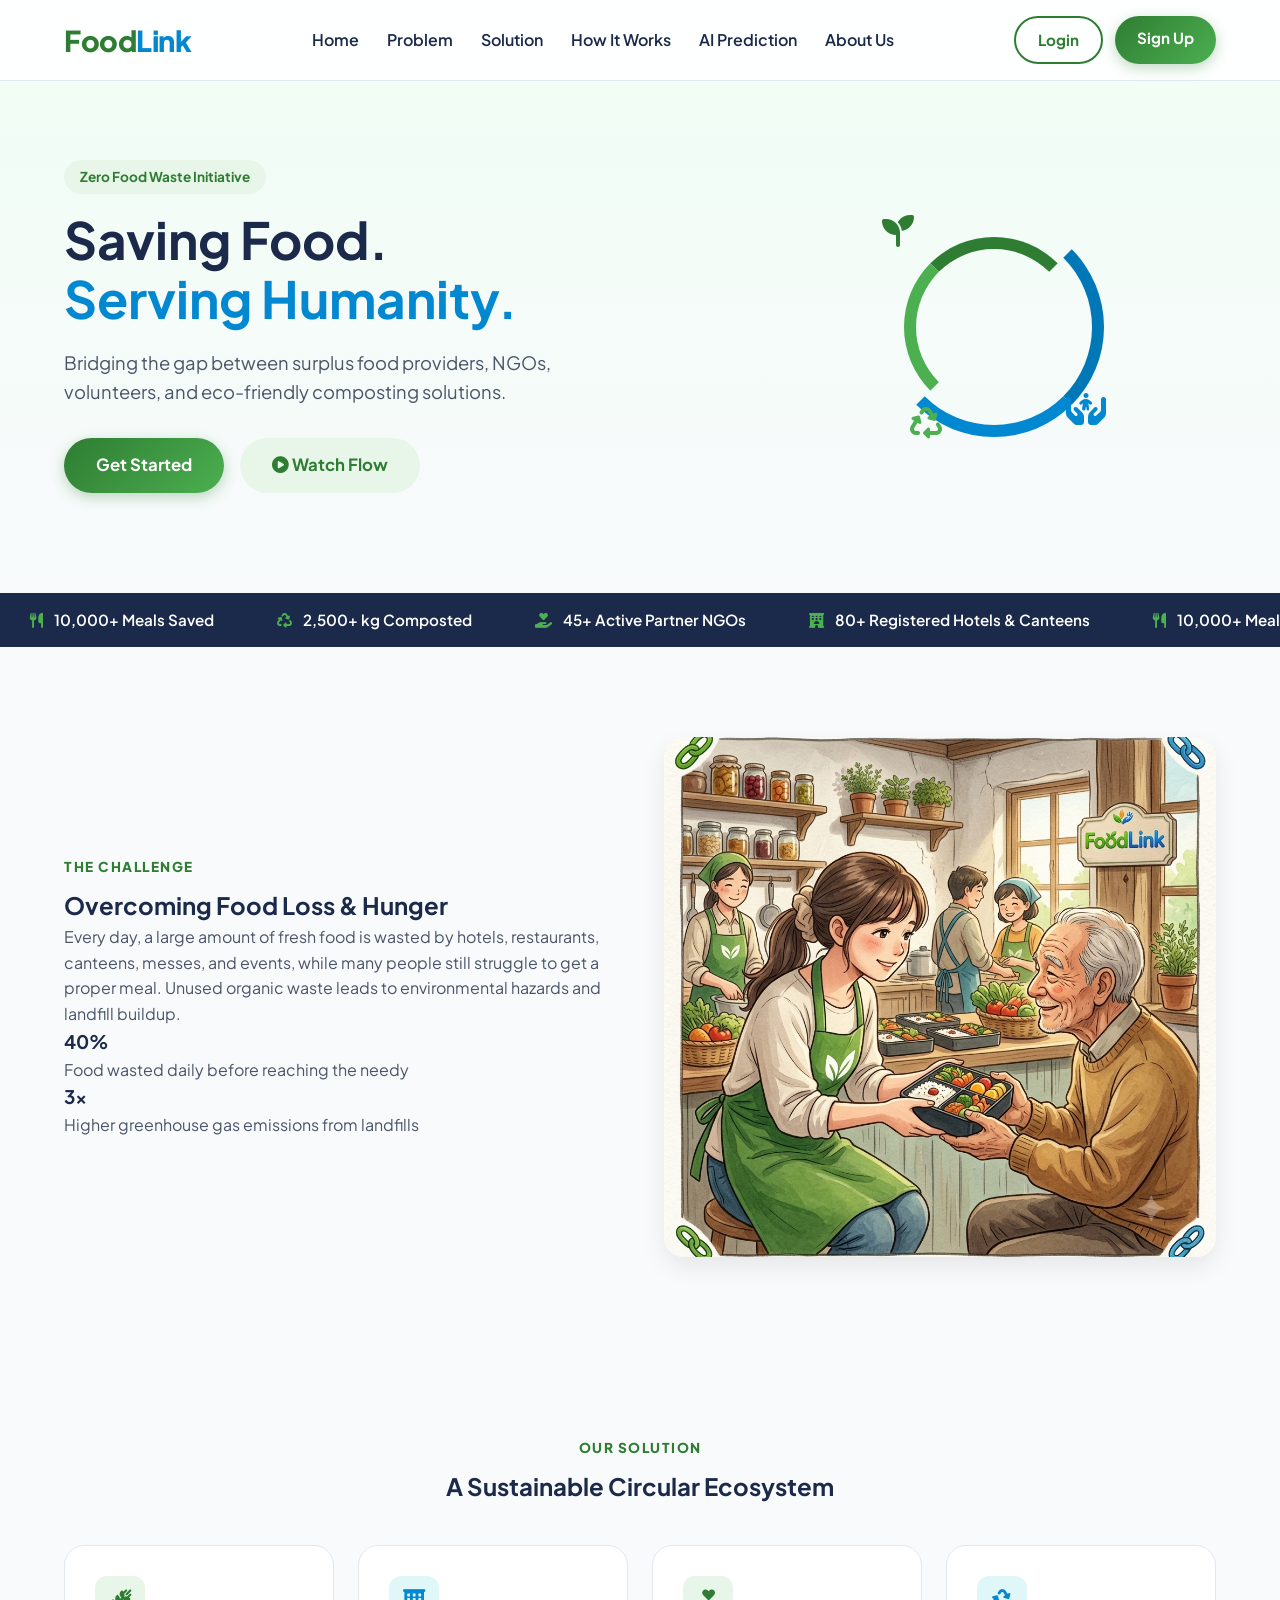
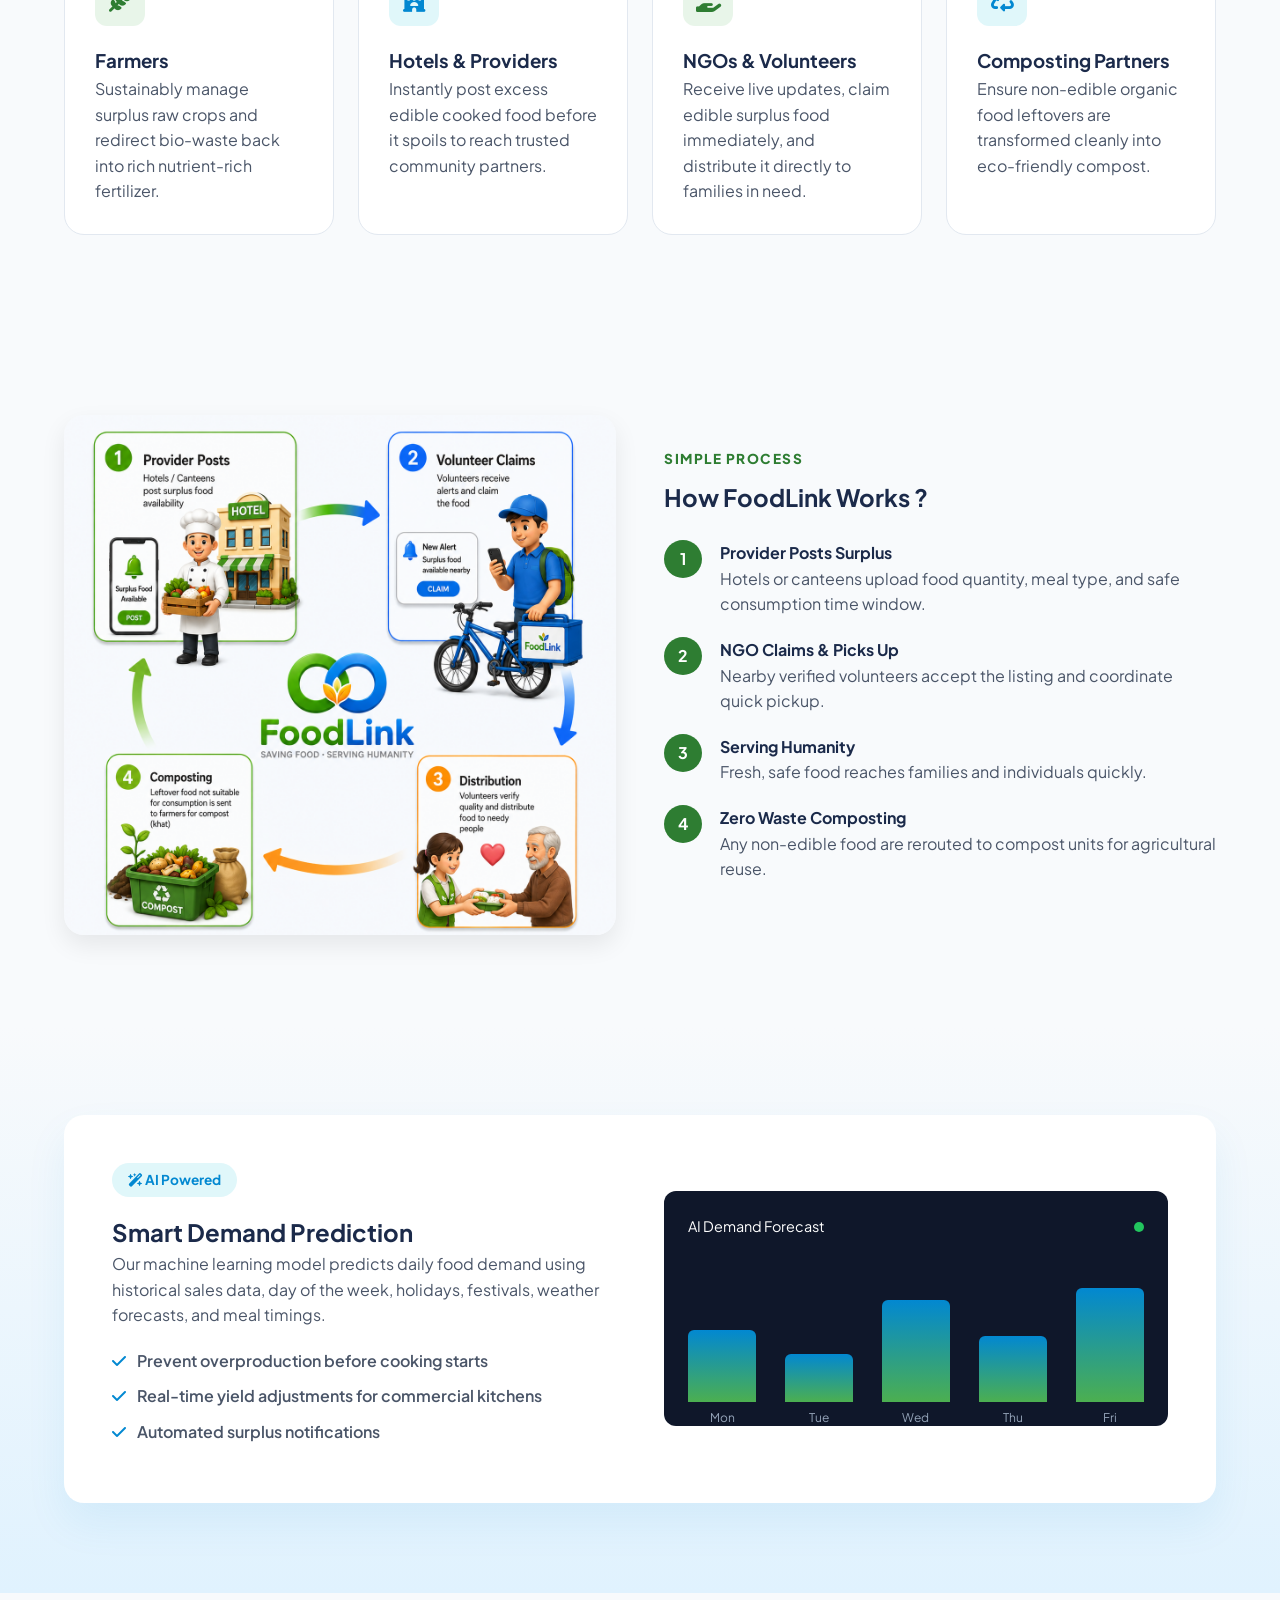
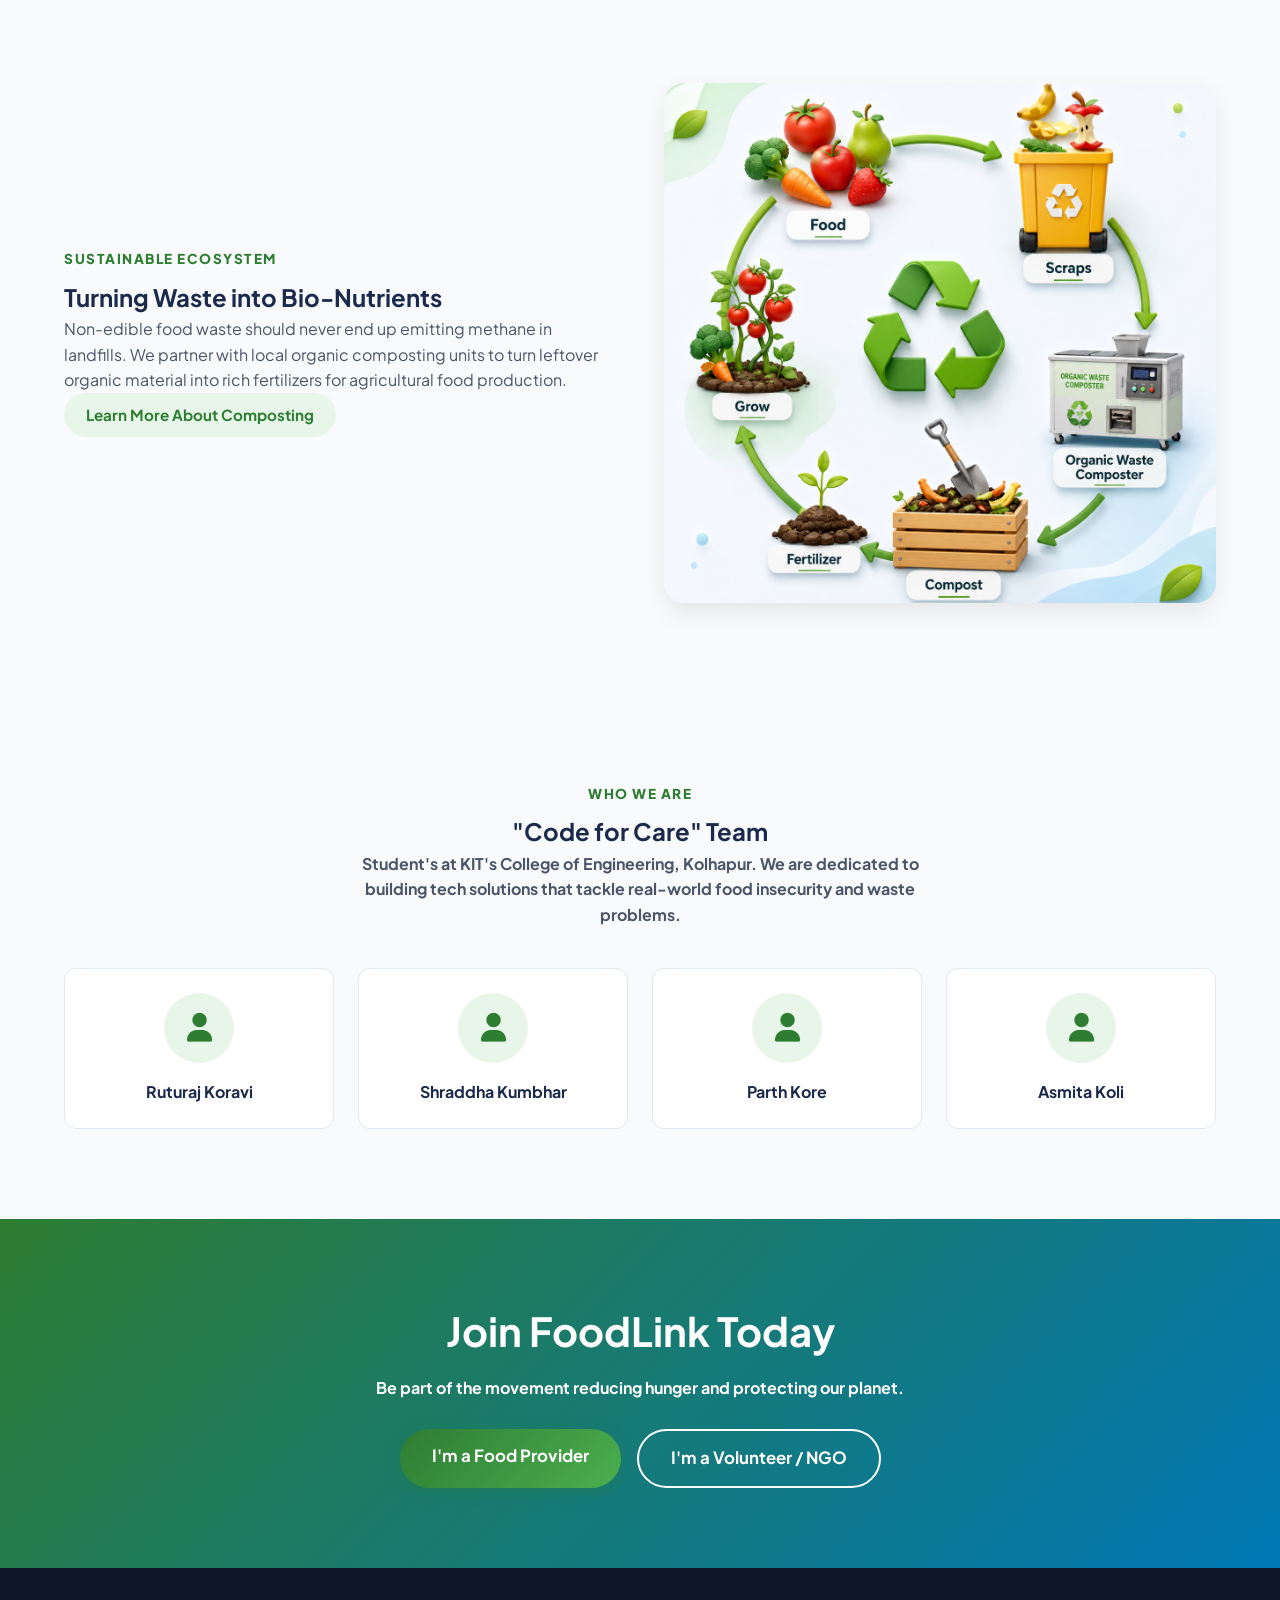
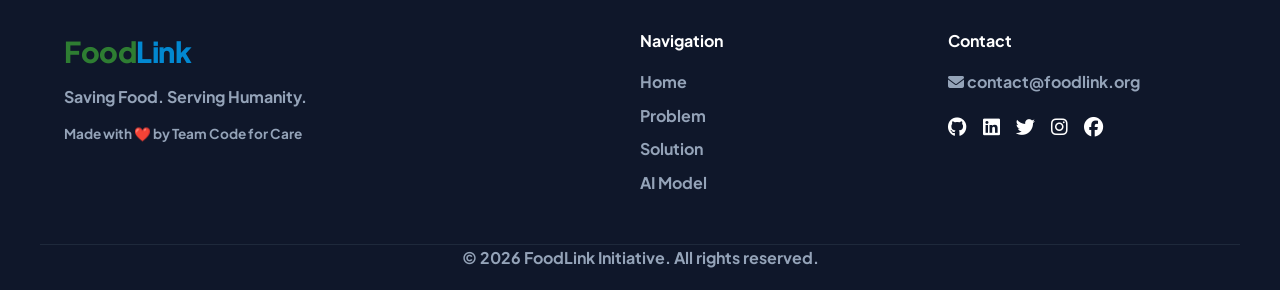
<file: index.html>
<!DOCTYPE html>
<html lang="en">
<head>
  <meta charset="UTF-8">
  <meta name="viewport" content="width=device-width, initial-scale=1.0">
  <title>FoodLink — Saving Food. Serving Humanity.</title>
  <link rel="stylesheet" href="style.css">
  <!-- Google Fonts & FontAwesome Icons -->
  <link href="https://fonts.googleapis.com/css2?family=Plus+Jakarta+Sans:wght@300;400;600;700;800&display=swap" rel="stylesheet">
  <link rel="stylesheet" href="https://cdnjs.cloudflare.com/ajax/libs/font-awesome/6.4.0/css/all.min.css">
  <link rel="shortcut icon" href="logo.png" type="image/x-icon">
</head>
<body>

  <!-- Navigation Bar -->
  <nav class="navbar">
    <div class="nav-container">
      <a href="#" class="brand-logo">
        <span class="logo-text-green">Food</span><span class="logo-text-blue">Link</span>
      </a>
      <ul class="nav-menu">
        <li><a href="#hero">Home</a></li>
        <li><a href="#problem">Problem</a></li>
        <li><a href="#solution">Solution</a></li>
        <li><a href="#how-it-works">How It Works</a></li>
        <li><a href="#ai-feature">AI Prediction</a></li>
        <li><a href="#about">About Us</a></li>
      </ul>
      <div class="nav-buttons">
        <a href="#login" class="btn btn-outline">Login</a>
        <a href="#cta" class="btn btn-primary">Sign Up</a>
      </div>
      <button class="hamburger" id="hamburger">
        <i class="fa-solid fa-bars"></i>
      </button>
    </div>
  </nav>

  <!-- Hero Section -->
  <section id="hero" class="hero-section">
    <div class="hero-container">
      <div class="hero-content">
        <span class="badge">Zero Food Waste Initiative</span>
        <h1 class="hero-title">Saving Food. <br><span class="highlight-blue">Serving Humanity.</span></h1>
        <p class="hero-subtitle">
          Bridging the gap between surplus food providers, NGOs, volunteers, and eco-friendly composting solutions.
        </p>
        <div class="hero-actions">
          <a href="#cta" class="btn btn-primary btn-lg">Get Started</a>
          <a href="#how-it-works" class="btn btn-secondary btn-lg"><i class="fa-solid fa-circle-play"></i> Watch Flow</a>
        </div>
      </div>
      <div class="hero-visual">
        <div class="logo-card-glow">
          <!-- Main Dynamic Visual / Logo Focus -->
          <div class="logo-art-wrapper">
            <span class="art-ring ring-green"></span>
            <span class="art-ring ring-blue"></span>
            <i class="fa-solid fa-seedling floating-icon icon-1"></i>
            <i class="fa-solid fa-hands-holding-child floating-icon icon-2"></i>
            <i class="fa-solid fa-recycle floating-icon icon-3"></i>
          </div>
        </div>
      </div>
    </div>
  </section>

  <!-- Impact Ticker Section -->
  <div class="ticker-wrapper">
    <div class="ticker-content">
      <span><i class="fa-solid fa-utensils"></i> 10,000+ Meals Saved</span>
      <span><i class="fa-solid fa-recycle"></i> 2,500+ kg Composted</span>
      <span><i class="fa-solid fa-hand-holding-heart"></i> 45+ Active Partner NGOs</span>
      <span><i class="fa-solid fa-hotel"></i> 80+ Registered Hotels & Canteens</span>
      <span><i class="fa-solid fa-utensils"></i> 10,000+ Meals Saved</span>
      <span><i class="fa-solid fa-recycle"></i> 2,500+ kg Composted</span>
    </div>
  </div>

  <!-- Problem Statement Section -->
  <section id="problem" class="section problem-section">
    <div class="container grid-2">
      <div class="section-text">
        <span class="subheading">The Challenge</span>
        <h2>Overcoming Food Loss & Hunger</h2>
        <p>
          Every day, a large amount of fresh food is wasted by hotels, restaurants, canteens, messes, and events, while many people still struggle to get a proper meal. Unused organic waste leads to environmental hazards and landfill buildup.
        </p>
        <div class="stat-boxes">
          <div class="stat-card">
            <h3>40%</h3>
            <p>Food wasted daily before reaching the needy</p>
          </div>
          <div class="stat-card">
            <h3>3x</h3>
            <p>Higher greenhouse gas emissions from landfills</p>
          </div>
        </div>
      </div>
      
      <!-- IMAGE PLACEHOLDER 1: Food Giving / Distribution -->
      <!-- AFTER -->
<div class="image-container">
  <img src="food-giving.png" alt="Food Distribution" class="responsive-img">
</div>
    </div>
  </section>

  <!-- Our Solution Section -->
  <section id="solution" class="section solution-section">
    <div class="container">
      <div class="section-header text-center">
        <span class="subheading">Our Solution</span>
        <h2>A Sustainable Circular Ecosystem</h2>
      </div>
      <div class="cards-grid">
        <div class="card">
          <div class="card-icon green-icon"><i class="fa-solid fa-wheat-awn"></i></div>
          <h3>Farmers</h3>
          <p>Sustainably manage surplus raw crops and redirect bio-waste back into rich nutrient-rich fertilizer.</p>
        </div>
        <div class="card">
          <div class="card-icon blue-icon"><i class="fa-solid fa-hotel"></i></div>
          <h3>Hotels & Providers</h3>
          <p>Instantly post excess edible cooked food before it spoils to reach trusted community partners.</p>
        </div>
        <div class="card">
          <div class="card-icon green-icon"><i class="fa-solid fa-hand-holding-heart"></i></div>
          <h3>NGOs & Volunteers</h3>
          <p>Receive live updates, claim edible surplus food immediately, and distribute it directly to families in need.</p>
        </div>
        <div class="card">
          <div class="card-icon blue-icon"><i class="fa-solid fa-recycle"></i></div>
          <h3>Composting Partners</h3>
          <p>Ensure non-edible organic food leftovers are transformed cleanly into eco-friendly compost.</p>
        </div>
      </div>
    </div>
  </section>

  <!-- How It Works Section -->
  <section id="how-it-works" class="section flow-section">
    <div class="container grid-2">
      <!-- IMAGE PLACEHOLDER 3: Chain / Workflow Photo -->
      <!-- AFTER -->
<div class="image-container">
  <img src="chain-flow.png" alt="FoodLink Workflow Chain" class="responsive-img">
</div>

      <div class="section-text">
        <span class="subheading">Simple Process</span>
        <h2>How FoodLink Works ?</h2>
        <div class="steps-list">
          <div class="step-item">
            <div class="step-number">1</div>
            <div>
              <h4>Provider Posts Surplus</h4>
              <p>Hotels or canteens upload food quantity, meal type, and safe consumption time window.</p>
            </div>
          </div>
          <div class="step-item">
            <div class="step-number">2</div>
            <div>
              <h4>NGO Claims & Picks Up</h4>
              <p>Nearby verified volunteers accept the listing and coordinate quick pickup.</p>
            </div>
          </div>
          <div class="step-item">
            <div class="step-number">3</div>
            <div>
              <h4>Serving Humanity</h4>
              <p>Fresh, safe food reaches families and individuals quickly.</p>
            </div>
          </div>
          <div class="step-item">
            <div class="step-number">4</div>
            <div>
              <h4>Zero Waste Composting</h4>
              <p>Any non-edible food are rerouted to compost units for agricultural reuse.</p>
            </div>
          </div>
        </div>
      </div>
    </div>
  </section>

  <!-- AI Prediction Showcase Section -->
  <section id="ai-feature" class="section ai-section">
    <div class="container">
      <div class="ai-card-glow">
        <div class="grid-2 align-center">
          <div class="ai-text">
            <span class="badge badge-ai"><i class="fa-solid fa-wand-magic-sparkles"></i> AI Powered</span>
            <h2>Smart Demand Prediction</h2>
            <p>
              Our machine learning model predicts daily food demand using historical sales data, day of the week, holidays, festivals, weather forecasts, and meal timings.
            </p>
            <ul class="ai-list">
              <li><i class="fa-solid fa-check"></i> Prevent overproduction before cooking starts</li>
              <li><i class="fa-solid fa-check"></i> Real-time yield adjustments for commercial kitchens</li>
              <li><i class="fa-solid fa-check"></i> Automated surplus notifications</li>
            </ul>
          </div>
          <div class="ai-visual-mockup">
            <div class="dashboard-preview-card">
              <div class="preview-header">
                <span>AI Demand Forecast</span>
                <span class="status-dot"></span>
              </div>
              <div class="chart-mockup">
                <div class="bar bar-1" style="--h: 60%"><span>Mon</span></div>
                <div class="bar bar-2" style="--h: 40%"><span>Tue</span></div>
                <div class="bar bar-3" style="--h: 85%"><span>Wed</span></div>
                <div class="bar bar-4" style="--h: 55%"><span>Thu</span></div>
                <div class="bar bar-5" style="--h: 95%"><span>Fri</span></div>
              </div>
            </div>
          </div>
        </div>
      </div>
    </div>
  </section>

  <!-- Composting Feature Section -->
  <section class="section compost-section">
    <div class="container grid-2">
      <div class="section-text">
        <span class="subheading">Sustainable Ecosystem</span>
        <h2>Turning Waste into Bio-Nutrients</h2>
        <p>
          Non-edible food waste should never end up emitting methane in landfills. We partner with local organic composting units to turn leftover organic material into rich fertilizers for agricultural food production.
        </p>
        <a href="#cta" class="btn btn-secondary">Learn More About Composting</a>
      </div>

      <!-- IMAGE PLACEHOLDER 2: Compost Photo -->
      <!-- AFTER -->
<div class="image-container">
  <img src="compost.png" alt="Organic Composting Process" class="responsive-img">
</div>
    </div>
  </section>

  <!-- About Us Section -->
  <section id="about" class="section about-section">
    <div class="container text-center">
      <span class="subheading">Who We Are</span>
      <h2><b>"Code for Care" Team</h2>
      <p class="max-w-600">
        Student's at KIT's College of Engineering, Kolhapur. We are dedicated to building tech solutions that tackle real-world food insecurity and waste problems.
      </p>
      <div class="team-grid">
        <div class="team-card">
          <div class="avatar-ph"><i class="fa-solid fa-user"></i></div>
          <h4>Ruturaj Koravi</h4>
          <!-- <p>Backend Developer</p> -->
        </div>
        <div class="team-card">
          <div class="avatar-ph"><i class="fa-solid fa-user"></i></div>
          <h4>Shraddha Kumbhar</h4>
          <!-- <p>AI/ML Engineer</p> -->
        </div>
        <div class="team-card">
          <div class="avatar-ph"><i class="fa-solid fa-user"></i></div>
          <h4>Parth Kore</h4>
          <!-- <p>Frontend Developer</p> -->
        </div>
        <div class="team-card">
          <div class="avatar-ph"><i class="fa-solid fa-user"></i></div>
          <h4>Asmita Koli</h4>
          <!-- <p>UI/UX & Research</p> -->
        </div>
      </div>
    </div>
  </section>

  <!-- Call to Action Section -->
  <section id="cta" class="cta-section">
    <div class="container text-center">
      <h2>Join FoodLink Today</h2>
      <p>Be part of the movement reducing hunger and protecting our planet.</p>
      <div class="cta-buttons">
        <a href="#" class="btn btn-primary btn-lg">I'm a Food Provider</a>
        <a href="#" class="btn btn-outline-light btn-lg">I'm a Volunteer / NGO</a>
      </div>
    </div>
  </section>

  <!-- Footer -->
  <footer class="footer">
    <div class="container footer-content">
      <div class="footer-brand">
        <a href="#" class="brand-logo">
          <span class="logo-text-green">Food</span><span class="logo-text-blue">Link</span>
        </a>
        <p>Saving Food. Serving Humanity.</p>
        <p class="small-text">Made with &#10084;&#65039; by <strong>Team Code for Care</strong><br></p>
      </div>
      <div class="footer-links">
        <h4>Navigation</h4>
        <ul>
          <li><a href="#hero">Home</a></li>
          <li><a href="#problem">Problem</a></li>
          <li><a href="#solution">Solution</a></li>
          <li><a href="#ai-feature">AI Model</a></li>
        </ul>
      </div>
      <div class="footer-contact">
        <h4>Contact</h4>
        <p><i class="fa-solid fa-envelope"></i> contact@foodlink.org</p>
        <div class="social-icons">
          <a href="#"><i class="fa-brands fa-github"></i></a>
          <a href="#"><i class="fa-brands fa-linkedin"></i></a>
          <a href="#"><i class="fa-brands fa-twitter"></i></a>
          <a href="#"><i class="fa-brands fa-instagram"></i></a>
          <a href="#"><i class="fa-brands fa-facebook"></i></a>
        </div>
      </div>
    </div>
    <div class="footer-bottom text-center">
      <p>&copy; 2026 FoodLink Initiative. All rights reserved.</p>
    </div>
  </footer>

  <script src="script.js"></script>
</body>
</html>
</file>
<file: style.css>
/* ==========================================================================
   FoodLink - Eco Modern Styling Sheet
   ========================================================================== */

:root {
  --primary-green: #2e7d32;
  --accent-green: #4caf50;
  --light-green: #e8f5e9;
  --primary-blue: #0288d1;
  --accent-blue: #0077b6;
  --light-blue: #e0f7fa;
  --dark-text: #1b2a4a;
  --body-text: #4a5568;
  --bg-light: #f8fafc;
  --white: #ffffff;
  --card-border: #e2e8f0;
  --radius-lg: 20px;
  --radius-md: 12px;
  --transition: all 0.3s cubic-bezier(0.4, 0, 0.2, 1);
}

* {
  margin: 0;
  padding: 0;
  box-sizing: border-box;
  font-family: 'Plus Jakarta Sans', sans-serif;
  scroll-behavior: smooth;
}

body {
  background-color: var(--bg-light);
  color: var(--body-text);
  line-height: 1.6;
}

/* Typography Utilities */
h1, h2, h3, h4 {
  color: var(--dark-text);
  font-weight: 700;
}

a {
  text-decoration: none;
  color: inherit;
}

.text-center { text-align: center; }
.max-w-600 { max-width: 600px; margin: 0 auto; }

.subheading {
  color: var(--primary-green);
  text-transform: uppercase;
  font-size: 0.85rem;
  font-weight: 800;
  letter-spacing: 1.5px;
  display: block;
  margin-bottom: 8px;
}

/* Container & Grid Layouts */
.container {
  max-width: 1200px;
  margin: 0 auto;
  padding: 0 24px;
}

.section {
  padding: 90px 0;
}

.grid-2 {
  display: grid;
  grid-template-columns: 1fr 1fr;
  gap: 48px;
  align-items: center;
}

/* Navigation Bar */
.navbar {
  position: fixed;
  top: 0;
  left: 0;
  width: 100%;
  background: rgba(255, 255, 255, 0.92);
  backdrop-filter: blur(10px);
  z-index: 1000;
  border-bottom: 1px solid var(--card-border);
  padding: 16px 0;
}

.nav-container {
  max-width: 1200px;
  margin: 0 auto;
  padding: 0 24px;
  display: flex;
  align-items: center;
  justify-content: space-between;
}

.brand-logo {
  font-size: 1.8rem;
  font-weight: 800;
  letter-spacing: -0.5px;
}

.logo-text-green { color: var(--primary-green); }
.logo-text-blue { color: var(--primary-blue); }

.nav-menu {
  display: flex;
  list-style: none;
  gap: 28px;
}

.nav-menu a {
  font-weight: 600;
  color: var(--dark-text);
  transition: var(--transition);
}

.nav-menu a:hover {
  color: var(--primary-green);
}

.nav-buttons {
  display: flex;
  gap: 12px;
}

.hamburger {
  display: none;
  background: none;
  border: none;
  font-size: 1.5rem;
  color: var(--dark-text);
  cursor: pointer;
}

/* Buttons */
.btn {
  display: inline-block;
  padding: 10px 22px;
  border-radius: 50px;
  font-weight: 700;
  font-size: 0.95rem;
  transition: var(--transition);
  cursor: pointer;
}

.btn-primary {
  background: linear-gradient(135deg, var(--primary-green), var(--accent-green));
  color: var(--white);
  border: none;
  box-shadow: 0 4px 14px rgba(46, 125, 50, 0.3);
}

.btn-primary:hover {
  transform: translateY(-2px);
  box-shadow: 0 6px 20px rgba(46, 125, 50, 0.4);
}

.btn-outline {
  border: 2px solid var(--primary-green);
  color: var(--primary-green);
  background: transparent;
}

.btn-outline:hover {
  background: var(--light-green);
}

.btn-secondary {
  background: var(--light-green);
  color: var(--primary-green);
}

.btn-secondary:hover {
  background: #d4edda;
}

.btn-outline-light {
  border: 2px solid var(--white);
  color: var(--white);
}

.btn-outline-light:hover {
  background: var(--white);
  color: var(--primary-green);
}

.btn-lg {
  padding: 14px 32px;
  font-size: 1.05rem;
}

/* Badge */
.badge {
  background: var(--light-green);
  color: var(--primary-green);
  padding: 6px 16px;
  border-radius: 30px;
  font-size: 0.85rem;
  font-weight: 700;
  display: inline-block;
  margin-bottom: 16px;
}

.badge-ai {
  background: var(--light-blue);
  color: var(--primary-blue);
}

/* Hero Section */
.hero-section {
  padding: 160px 0 100px;
  background: linear-gradient(180deg, #f0fdf4 0%, var(--bg-light) 100%);
}

.hero-container {
  max-width: 1200px;
  margin: 0 auto;
  padding: 0 24px;
  display: grid;
  grid-template-columns: 1.2fr 0.8fr;
  gap: 40px;
  align-items: center;
}

.hero-title {
  font-size: 3.2rem;
  line-height: 1.15;
  margin-bottom: 20px;
}

.highlight-blue {
  color: var(--primary-blue);
}

.hero-subtitle {
  font-size: 1.15rem;
  margin-bottom: 32px;
  max-width: 520px;
}

.hero-actions {
  display: flex;
  gap: 16px;
}

/* Logo & Visual Art Showcase */
.logo-art-wrapper {
  position: relative;
  width: 280px;
  height: 280px;
  margin: 0 auto;
  display: flex;
  align-items: center;
  justify-content: center;
}

.art-ring {
  position: absolute;
  border-radius: 50%;
  border: 12px solid transparent;
}

.ring-green {
  width: 180px;
  height: 180px;
  border-top-color: var(--primary-green);
  border-left-color: var(--accent-green);
  animation: spin 12s linear infinite;
}

.ring-blue {
  width: 220px;
  height: 220px;
  border-bottom-color: var(--primary-blue);
  border-right-color: var(--accent-blue);
  animation: spin-reverse 15s linear infinite;
}

.floating-icon {
  position: absolute;
  font-size: 2rem;
  animation: float 4s ease-in-out infinite;
}

.icon-1 { color: var(--primary-green); top: 10%; left: 10%; animation-delay: 0s; }
.icon-2 { color: var(--primary-blue); bottom: 15%; right: 10%; animation-delay: 1.5s; }
.icon-3 { color: var(--accent-green); bottom: 10%; left: 20%; animation-delay: 3s; }

/* Impact Ticker */
.ticker-wrapper {
  background: var(--dark-text);
  color: var(--white);
  overflow: hidden;
  white-space: nowrap;
  padding: 14px 0;
}

.ticker-content {
  display: inline-block;
  animation: ticker 25s linear infinite;
}

.ticker-content span {
  display: inline-block;
  margin: 0 30px;
  font-weight: 600;
  font-size: 0.95rem;
}

.ticker-content i {
  color: var(--accent-green);
  margin-right: 8px;
}

/* Image Placeholders Specific Styling */
.image-placeholder-box {
  width: 100%;
  height: 320px;
  background: #edf2f7;
  border: 2px dashed #cbd5e1;
  border-radius: var(--radius-lg);
  display: flex;
  align-items: center;
  justify-content: center;
  text-align: center;
  padding: 20px;
  transition: var(--transition);
}

.image-placeholder-box:hover {
  border-color: var(--primary-green);
  background: #eefbf1;
}

.placeholder-icon {
  font-size: 2.8rem;
  color: #94a3b8;
  margin-bottom: 12px;
}

.placeholder-content h4 {
  color: var(--dark-text);
  margin-bottom: 4px;
}

.placeholder-content code {
  display: inline-block;
  margin-top: 8px;
  background: #e2e8f0;
  padding: 4px 10px;
  border-radius: 4px;
  font-size: 0.8rem;
}

/* Cards & Grid Layouts */
.cards-grid {
  display: grid;
  grid-template-columns: repeat(auto-fit, minmax(240px, 1fr));
  gap: 24px;
  margin-top: 40px;
}

.card {
  background: var(--white);
  padding: 30px;
  border-radius: var(--radius-lg);
  border: 1px solid var(--card-border);
  transition: var(--transition);
}

.card:hover {
  transform: translateY(-8px);
  box-shadow: 0 12px 30px rgba(0,0,0,0.06);
}

.card-icon {
  width: 50px;
  height: 50px;
  border-radius: 12px;
  display: flex;
  align-items: center;
  justify-content: center;
  font-size: 1.4rem;
  margin-bottom: 20px;
}

.green-icon { background: var(--light-green); color: var(--primary-green); }
.blue-icon { background: var(--light-blue); color: var(--primary-blue); }

/* Steps / Workflow Section */
.steps-list {
  margin-top: 24px;
}

.step-item {
  display: flex;
  gap: 18px;
  margin-bottom: 20px;
}

.step-number {
  width: 38px;
  height: 38px;
  background: var(--primary-green);
  color: var(--white);
  font-weight: 700;
  border-radius: 50%;
  display: flex;
  align-items: center;
  justify-content: center;
  flex-shrink: 0;
}

/* AI Highlight Box */
.ai-section {
  background: linear-gradient(180deg, var(--bg-light) 0%, #e0f2fe 100%);
}

.ai-card-glow {
  background: var(--white);
  border-radius: var(--radius-lg);
  padding: 48px;
  box-shadow: 0 20px 40px rgba(2, 136, 209, 0.08);
}

.ai-list {
  list-style: none;
  margin-top: 20px;
}

.ai-list li {
  margin-bottom: 10px;
  font-weight: 600;
}

.ai-list i {
  color: var(--primary-blue);
  margin-right: 8px;
}

.dashboard-preview-card {
  background: #0f172a;
  border-radius: var(--radius-md);
  padding: 24px;
  color: var(--white);
}

.preview-header {
  display: flex;
  justify-content: space-between;
  align-items: center;
  margin-bottom: 24px;
  font-size: 0.9rem;
}

.status-dot {
  width: 10px;
  height: 10px;
  background: #22c55e;
  border-radius: 50%;
}

.chart-mockup {
  display: flex;
  align-items: flex-end;
  justify-content: space-between;
  height: 140px;
  padding-top: 20px;
}

.bar {
  width: 15%;
  background: linear-gradient(180deg, var(--primary-blue), var(--accent-green));
  height: var(--h);
  border-radius: 6px 6px 0 0;
  position: relative;
  transition: var(--transition);
}

.bar span {
  position: absolute;
  bottom: -25px;
  left: 50%;
  transform: translateX(-50%);
  font-size: 0.75rem;
  color: #94a3b8;
}

/* Team Grid */
.team-grid {
  display: grid;
  grid-template-columns: repeat(auto-fit, minmax(200px, 1fr));
  gap: 24px;
  margin-top: 40px;
}

.team-card {
  background: var(--white);
  padding: 24px;
  border-radius: var(--radius-md);
  border: 1px solid var(--card-border);
}

.avatar-ph {
  width: 70px;
  height: 70px;
  background: var(--light-green);
  color: var(--primary-green);
  border-radius: 50%;
  display: flex;
  align-items: center;
  justify-content: center;
  font-size: 1.8rem;
  margin: 0 auto 16px;
}

/* Call to Action */
.cta-section {
  background: linear-gradient(135deg, var(--primary-green), var(--accent-blue));
  color: var(--white);
  padding: 80px 0;
}

.cta-section h2 { color: var(--white); font-size: 2.5rem; margin-bottom: 12px; }
.cta-buttons { display: flex; gap: 16px; justify-content: center; margin-top: 28px; }

/* Footer */
.footer {
  background: #0f172a;
  color: #94a3b8;
  padding: 60px 0 20px;
}

.footer-content {
  display: grid;
  grid-template-columns: 2fr 1fr 1fr;
  gap: 40px;
  padding-bottom: 40px;
  border-bottom: 1px solid #1e293b;
}

.footer-brand p { margin-top: 10px; }
.small-text { font-size: 0.85rem; margin-top: 14px!important; }

.footer-links h4, .footer-contact h4 { color: var(--white); margin-bottom: 16px; }
.footer-links ul { list-style: none; }
.footer-links li { margin-bottom: 8px; }
.footer-links a:hover { color: var(--accent-green); }

.social-icons { display: flex; gap: 16px; margin-top: 16px; font-size: 1.2rem; }
.social-icons a { color: var(--white); }

/* Animations */
@keyframes spin { 100% { transform: rotate(360deg); } }
@keyframes spin-reverse { 100% { transform: rotate(-360deg); } }
@keyframes float {
  0%, 100% { transform: translateY(0); }
  50% { transform: translateY(-12px); }
}
@keyframes ticker {
  0% { transform: translateX(0); }
  100% { transform: translateX(-50%); }
}

/* Responsive Styles */
@media (max-width: 992px) {
  .grid-2, .hero-container { grid-template-columns: 1fr; gap: 40px; }
  .hero-title { font-size: 2.5rem; }
  .footer-content { grid-template-columns: 1fr; }
}

@media (max-width: 768px) {
  .nav-menu, .nav-buttons { display: none; }
  .hamburger { display: block; }
  .hero-actions, .cta-buttons { flex-direction: column; }
}

.image-container {
  width: 100%;
  height: 520px;
  border-radius: var(--radius-lg);
  overflow: hidden;
  box-shadow: 0 10px 25px rgba(0, 0, 0, 0.08);
}

.responsive-img {
  width: 100%;
  height: 100%;
  object-fit: cover; /* Keeps image aspect ratio intact without stretching */
  display: block;
  transition: var(--transition);
}

.image-container:hover .responsive-img {
  transform: scale(1.01); /* Subtle hover zoom effect */
}
</file>
